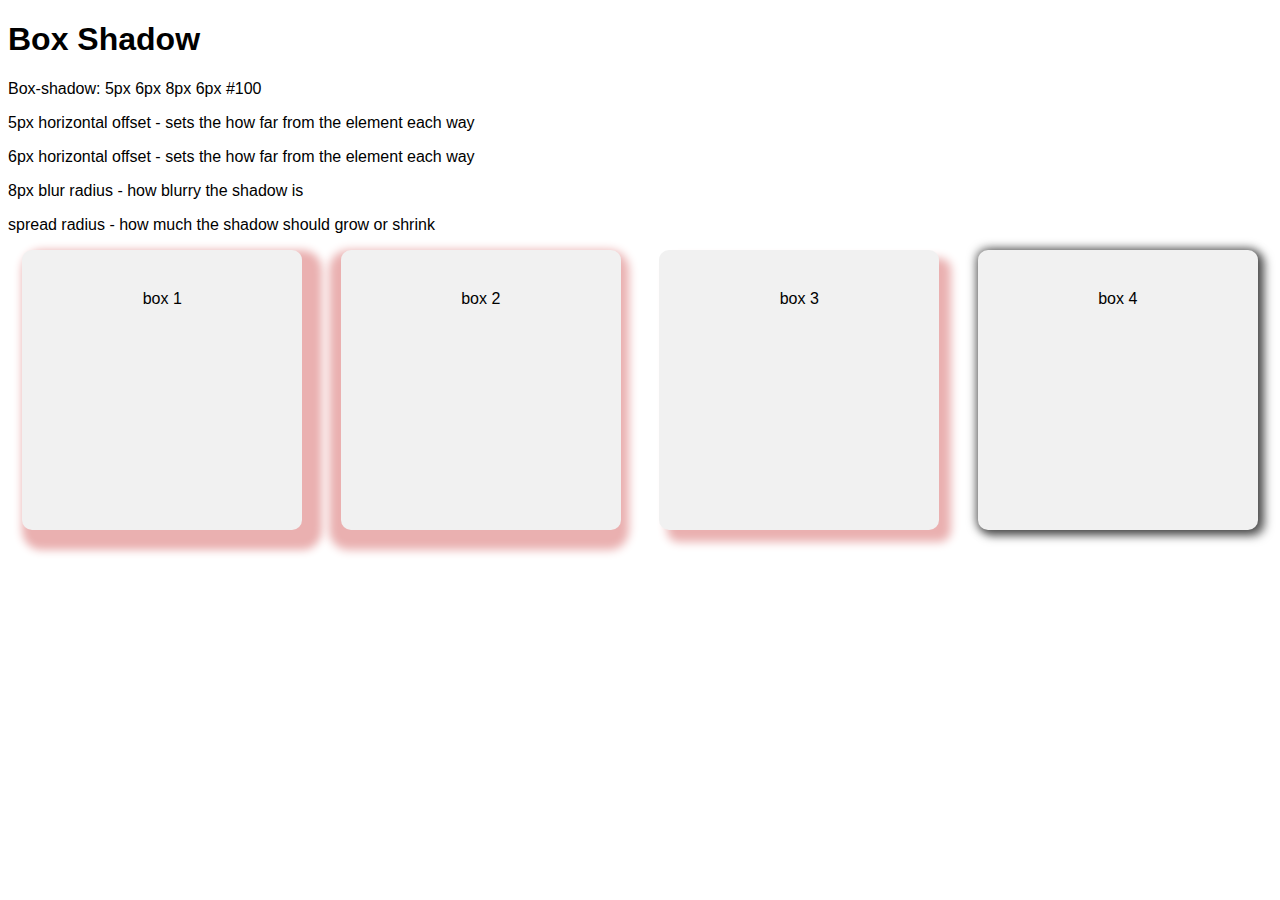
<file: BOX-SHADOW/index.html>
<!DOCTYPE html>
<html lang="en">
  <head>
    <meta charset="UTF-8" />
    <meta name="viewport" content="width=device-width, initial-scale=1.0" />
    <title>Box | Shadow</title>
    <link rel="stylesheet" href="box.css" />
  </head>
  <body>
    <h1>Box Shadow</h1>

    <p>Box-shadow: 5px 6px 8px 6px #100</p>
    <p>5px horizontal offset - sets the how far from the element each way</p>
    <p>6px horizontal offset - sets the how far from the element each way</p>
    <p>8px blur radius - how blurry the shadow is</p>
    <p>spread radius - how much the shadow should grow or shrink</p>

    <div class="container">
      <div class="box-1">box 1</div>
      <div class="box-2">box 2</div>
      <div class="box-3">box 3</div>
      <div class="box-4">box 4</div>
    </div>
  </body>
</html>
</file>
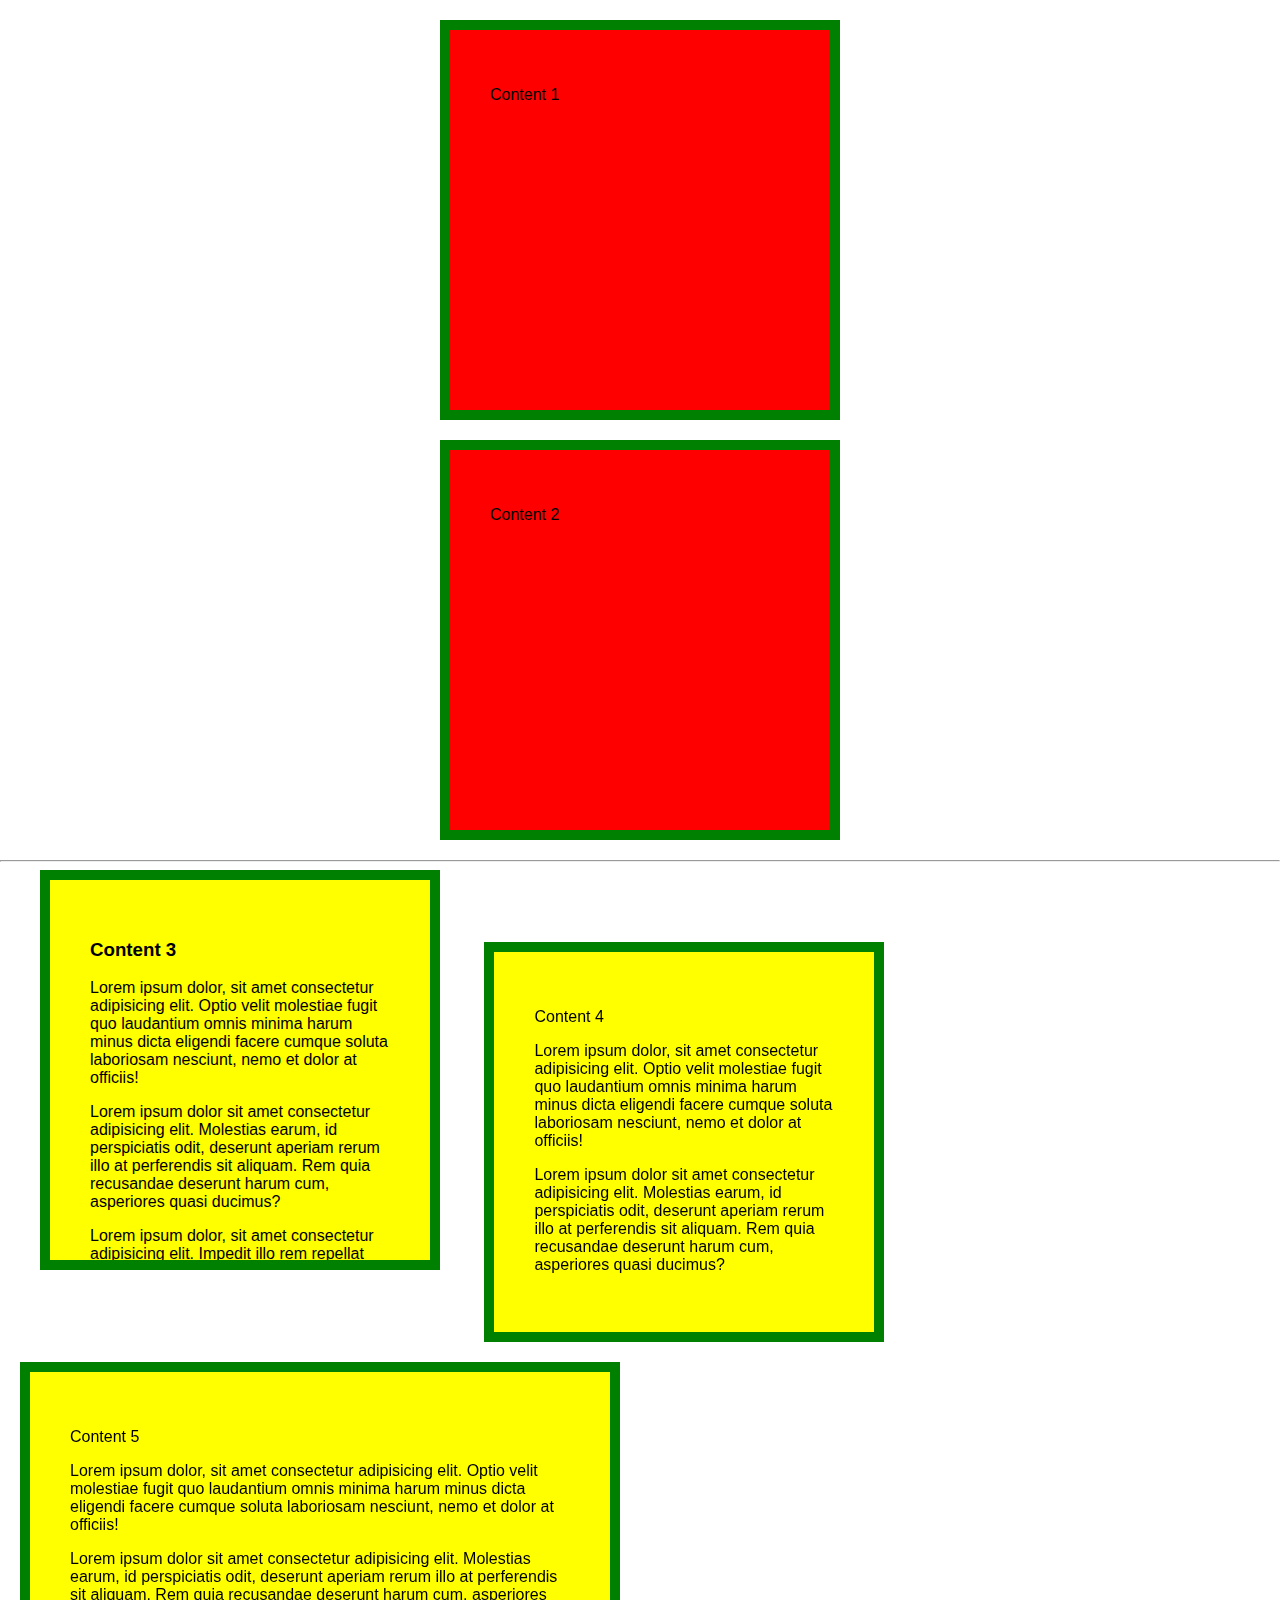
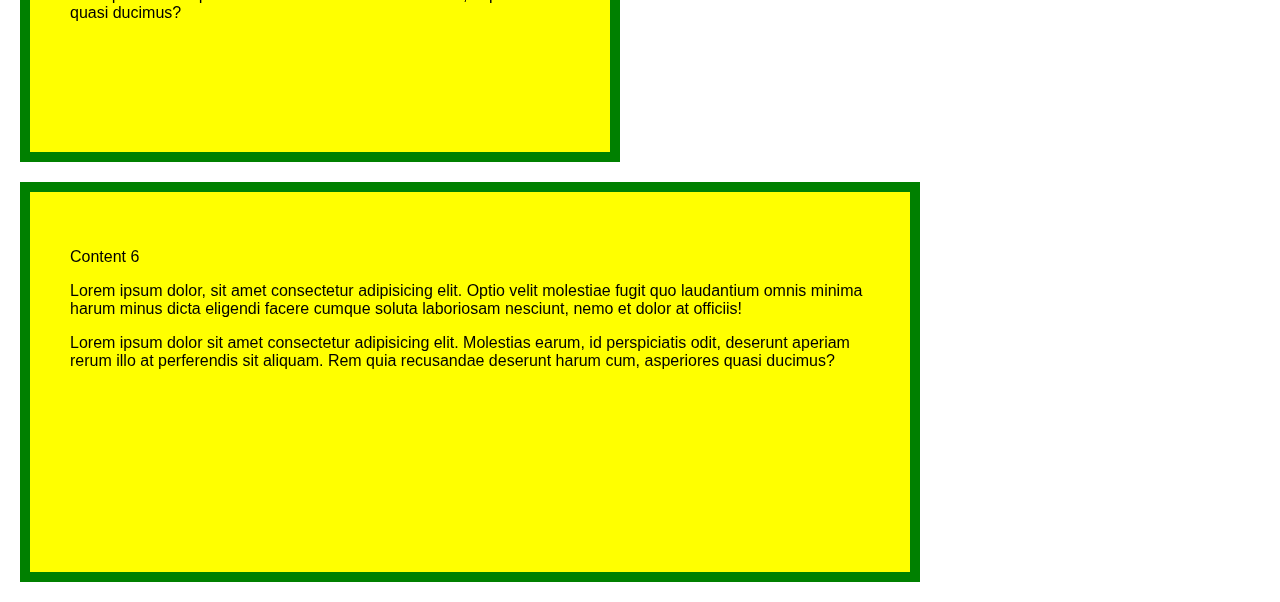
<file: BOX_MODEL/index.html>
<!DOCTYPE html>
<html lang="en">
  <head>
    <meta charset="UTF-8" />
    <meta name="viewport" content="width=device-width, initial-scale=1.0" />
    <title>Box Model</title>

    <style>
      body {
        font-family: Arial, sans-serif;
        padding: 0;
        margin: 0;
        box-sizing: border-box;
      }
    </style>
  </head>
  <body>
    <!-- Box Model -->
    <!-- 
        Content: The content of the box, where text and images appear
        Padding: Clears an area around the content. The padding is transparent
        Border: A border that goes around the padding and content
        Margin: Clears an area outside the border. The margin is transparent
    -->
    <div
      style="
        width: 300px;
        height: 300px;
        background-color: red;
        padding: 40px 40px;
        border: 10px solid green;
        margin: 20px auto;
      "
    >
      <p>Content 1</p>
    </div>

    <div
      style="
        width: 300px;
        height: 300px;
        background-color: red;
        padding: 40px 40px;
        border: 10px solid green;
        margin: 20px auto;
      "
    >
      <p>Content 2</p>
    </div>
    <hr>

    <!-- turning div block element into inline block removing the possibility of margin top and bottom -->
    <div
      style="
        display: inline-block;
        width: 300px;
        height: 300px;
        background-color: yellow;
        padding: 40px 40px;
        border: 10px solid green;
        margin-left: 40px;
        overflow: scroll;
      "
    >
    <h3> Content 3</h3>
    <p>Lorem ipsum dolor, sit amet consectetur adipisicing elit. Optio velit molestiae fugit quo laudantium omnis minima harum minus dicta eligendi facere cumque soluta laboriosam nesciunt, nemo et dolor at officiis!</p> 
      <p>Lorem ipsum dolor sit amet consectetur adipisicing elit. Molestias earum, id perspiciatis odit, deserunt aperiam rerum illo at perferendis sit aliquam. Rem quia recusandae deserunt harum cum, asperiores quasi ducimus?</p>
      <p>Lorem ipsum dolor, sit amet consectetur adipisicing elit. Impedit illo rem repellat nisi dolor corrupti quaerat unde, blanditiis, minima reprehenderit deserunt, iste iure quasi ullam facilis sapiente ut soluta ea!</p>
      
    
    </div>

    <div
      style="
        display: inline-block;
        width: 300px;
        height: 300px;
        background-color: yellow;
        padding: 40px 40px;
        border: 10px solid green;
        margin-left: 40px;
      "
    >
      <p>Content 4</p>
      <p>Lorem ipsum dolor, sit amet consectetur adipisicing elit. Optio velit molestiae fugit quo laudantium omnis minima harum minus dicta eligendi facere cumque soluta laboriosam nesciunt, nemo et dolor at officiis!</p> 
      <p>Lorem ipsum dolor sit amet consectetur adipisicing elit. Molestias earum, id perspiciatis odit, deserunt aperiam rerum illo at perferendis sit aliquam. Rem quia recusandae deserunt harum cum, asperiores quasi ducimus?</p>
     
    </div>


    <!-- max-width responsiveness -->

    <div
      style="
      
        width: 500px;
        height: 300px;
        background-color: yellow;
        padding: 40px 40px;
        border: 10px solid green;
        margin: 20px;
      "
    >
      <p>Content 5</p>
      <p>Lorem ipsum dolor, sit amet consectetur adipisicing elit. Optio velit molestiae fugit quo laudantium omnis minima harum minus dicta eligendi facere cumque soluta laboriosam nesciunt, nemo et dolor at officiis!</p> 
      <p>Lorem ipsum dolor sit amet consectetur adipisicing elit. Molestias earum, id perspiciatis odit, deserunt aperiam rerum illo at perferendis sit aliquam. Rem quia recusandae deserunt harum cum, asperiores quasi ducimus?</p>
     
    </div>

    <!-- set max-width here -->

     <div
      style="
      
        max-width: 800px;
        height: 300px;
        background-color: yellow;
        padding: 40px 40px;
        border: 10px solid green;
        margin: 20px;
      "
    >
      <p>Content 6</p>
      <p>Lorem ipsum dolor, sit amet consectetur adipisicing elit. Optio velit molestiae fugit quo laudantium omnis minima harum minus dicta eligendi facere cumque soluta laboriosam nesciunt, nemo et dolor at officiis!</p> 
      <p>Lorem ipsum dolor sit amet consectetur adipisicing elit. Molestias earum, id perspiciatis odit, deserunt aperiam rerum illo at perferendis sit aliquam. Rem quia recusandae deserunt harum cum, asperiores quasi ducimus?</p>
     
    </div>



    
  </body>
</html>
</file>
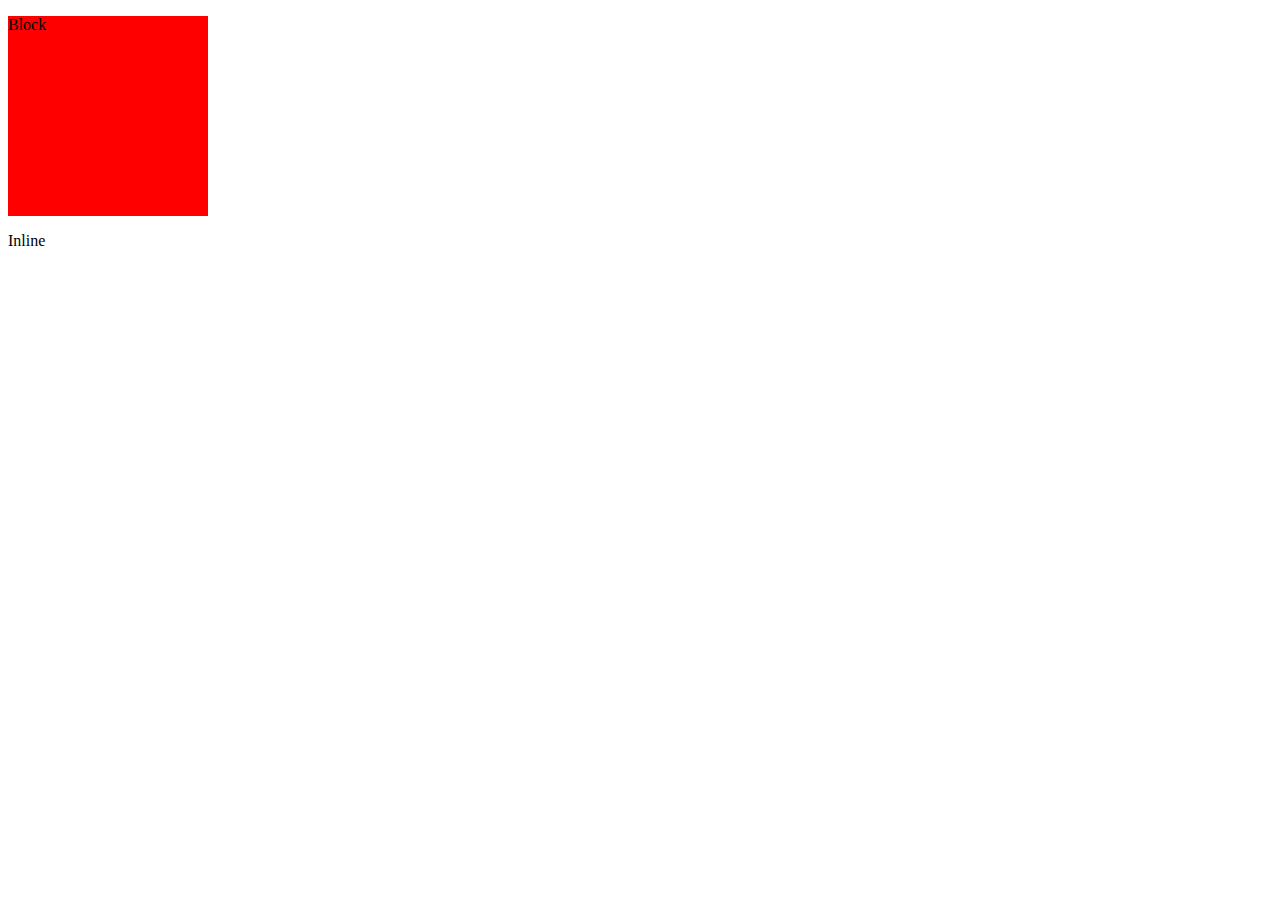
<file: DISPLAY_PROPERTIES/index.html>
<!DOCTYPE html>
<html lang="en">
<head>
    <meta charset="UTF-8">
    <meta name="viewport" content="width=device-width, initial-scale=1.0">
    <title>Display Properties</title>
</head>
<body>

    <!-- Display Properties -->
    <!-- 
        display: block;
        display: inline;
        display: inline-block;
        display: none;
        display: flex;
        display: grid;
        display: table;
        display: table-cell;
        display: table-row;
    -->

    <div style="display: block; background-color: red; width: 200px; height: 200px;">
        <p>Block</p>
    </div>

    <div style="display: inline; background-color: green; width: 100px; height: 100px;">
        <p>Inline</p>
    </div>


   

    

   
</body>
</html>
</file>
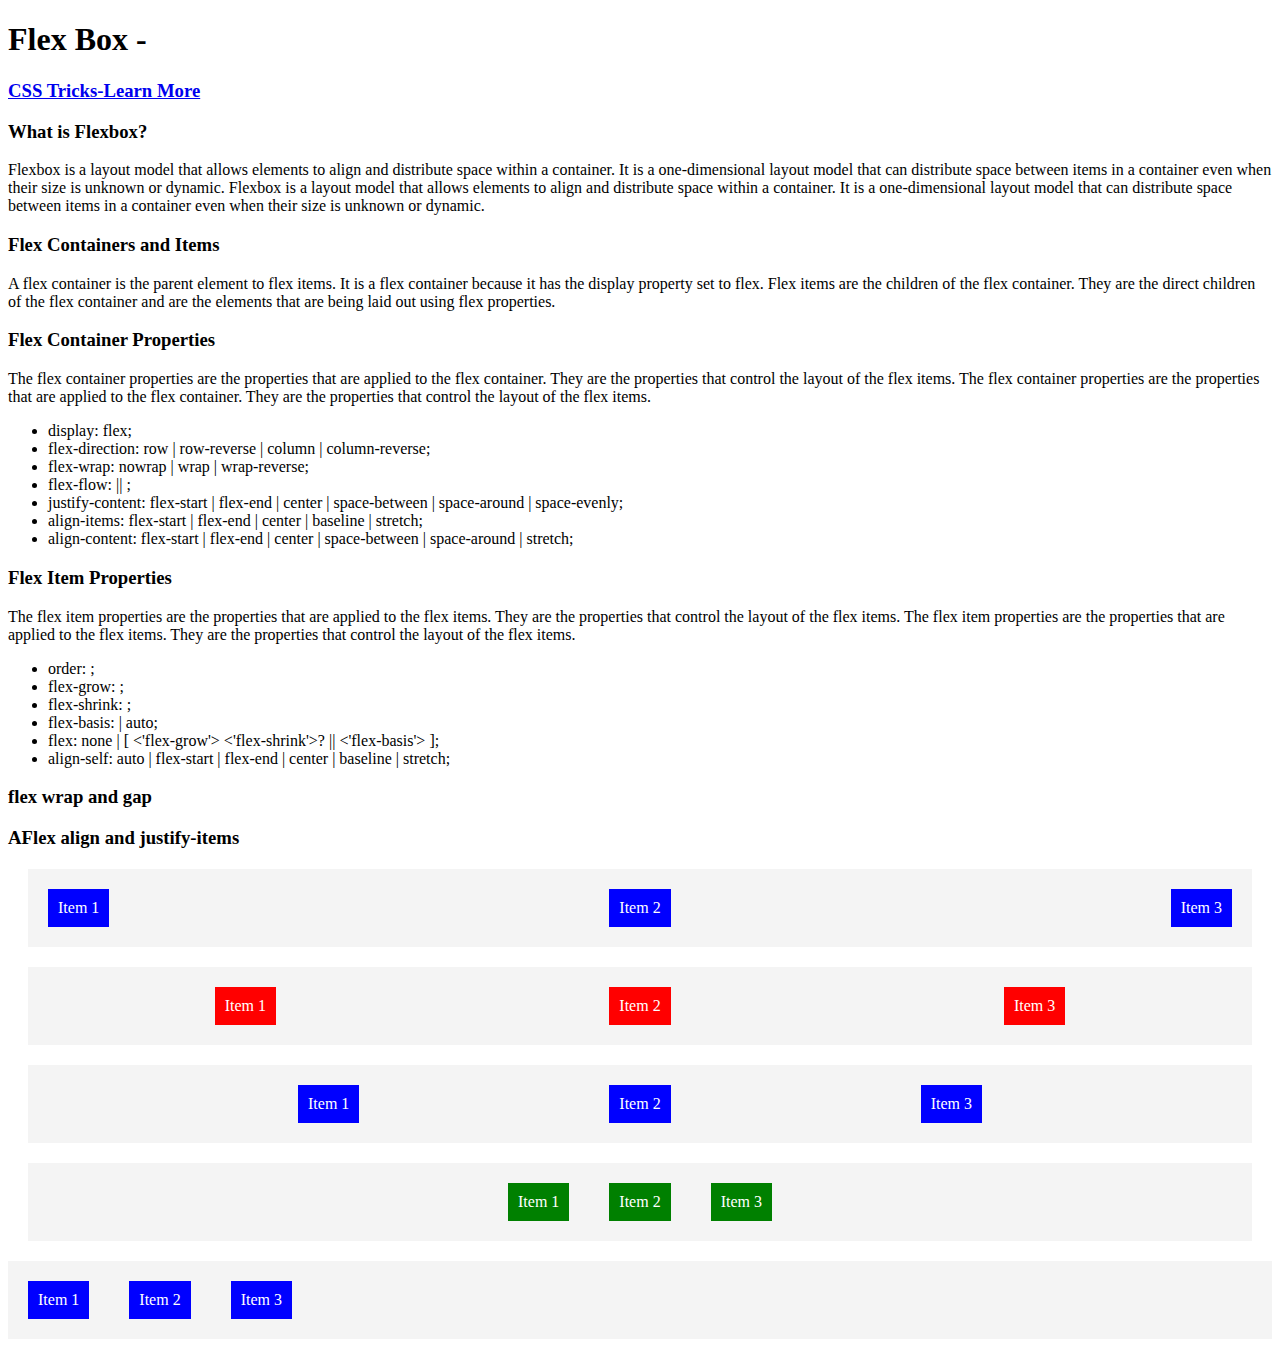
<file: FLEX-BOX/index.html>
<!DOCTYPE html>
<html lang="en">
  <head>
    <meta charset="UTF-8" />
    <meta name="viewport" content="width=device-width, initial-scale=1.0" />
    <title>Flex | Box</title>
  </head>
  <body>
    <h1>Flex Box - </h1>

    <a href="https://css-tricks.com/snippets/css/a-guide-to-flexbox/" target="_blank"><h3>CSS Tricks-Learn More</h3></a>

    <h3>What is Flexbox?</h3>

    <p>
      Flexbox is a layout model that allows elements to align and distribute
      space within a container. It is a one-dimensional layout model that can
      distribute space between items in a container even when their size is
      unknown or dynamic. Flexbox is a layout model that allows elements to
      align and distribute space within a container. It is a one-dimensional
      layout model that can distribute space between items in a container even
      when their size is unknown or dynamic.

    </p>

    
    <h3>Flex Containers and Items</h3>
    <p>
      A flex container is the parent element to flex items. It is a flex
      container because it has the display property set to flex. Flex items are
      the children of the flex container. They are the direct children of the
      flex container and are the elements that are being laid out using flex
      properties.
    </p>

    <h3>Flex Container Properties</h3>

    <p>
      The flex container properties are the properties that are applied to the
      flex container. They are the properties that control the layout of the
      flex items. The flex container properties are the properties that are
      applied to the flex container. They are the properties that control the
      layout of the flex items.
    </p>

        <ul>
            <li>display: flex;</li>
            <li>flex-direction: row | row-reverse | column | column-reverse;</li>
            <li>flex-wrap: nowrap | wrap | wrap-reverse;</li>
            <li>flex-flow: <flex-direction> || <flex-wrap>;</li>
            <li>justify-content: flex-start | flex-end | center | space-between | space-around | space-evenly;</li>
            <li>align-items: flex-start | flex-end | center | baseline | stretch;</li>
            <li>align-content: flex-start | flex-end | center | space-between | space-around | stretch;</li>
        </ul>

    <h3>Flex Item Properties</h3>

    <p>
      The flex item properties are the properties that are applied to the flex
      items. They are the properties that control the layout of the flex items.
      The flex item properties are the properties that are applied to the flex
      items. They are the properties that control the layout of the flex items.

    </p>

        <ul>
            <li>order: <integer>;</li>
            <li>flex-grow: <number>;</li>
            <li>flex-shrink: <number>;</li>
            <li>flex-basis: <length> | auto;</li>
            <li>flex: none | [ <'flex-grow'> <'flex-shrink'>? || <'flex-basis'> ];</li>
            <li>align-self: auto | flex-start | flex-end | center | baseline | stretch;</li>
        </ul>

        <h3>flex wrap and gap</h3>


        <h3>AFlex align and justify-items</h3>


    <div
      style="
        display: flex;
        justify-content: space-between;
        background-color: #f4f4f4;
        padding: 20px;
         margin: 20px;
      "
    >
      <div style="background-color: blue; padding: 10px; color: #fff">
        Item 1
      </div>
      <div style="background-color: blue; padding: 10px; color: #fff">
        Item 2
      </div>
      <div style="background-color: blue; padding: 10px; color: #fff">
        Item 3
      </div>
    </div>

    <div
      style="
        display: flex;
        justify-content: space-around;
        background-color: #f4f4f4;
        padding: 20px;
         margin: 20px;
      "
    >
      <div style="background-color: red; padding: 10px; color: #fff">
        Item 1
      </div>
      <div style="background-color: red; padding: 10px; color: #fff">
        Item 2
      </div>
      <div style="background-color: red; padding: 10px; color: #fff">
        Item 3
      </div>
    </div>

    <div
      style="
        display: flex;
        justify-content: space-evenly;
        background-color: #f4f4f4;
        padding: 20px;
         margin: 20px;
      "
    >
      <div style="background-color: blue; padding: 10px; color: #fff">
        Item 1
      </div>
      <div style="background-color: blue; padding: 10px; color: #fff">
        Item 2
      </div>
      <div style="background-color: blue; padding: 10px; color: #fff">
        Item 3
      </div>
    </div>

    <div
      style="
        display: flex;
        justify-content: center;
        background-color: #f4f4f4;
        padding: 20px;
        margin: 20px;
        gap: 40px;
      "
    >
      <div style="background-color: green; padding: 10px; color: #fff">
        Item 1
      </div>
      <div style="background-color: green; padding: 10px; color: #fff">
        Item 2
      </div>
      <div style="background-color: green; padding: 10px; color: #fff">
        Item 3
      </div>
    </div>

    <div
      style="
        display: flex;
        justify-content: flex-start;
        background-color: #f4f4f4;
        padding: 20px;
        gap: 40px;
      "
    >
      <div style="background-color: blue; padding: 10px; color: #fff">
        Item 1
      </div>
      <div style="background-color: blue; padding: 10px; color: #fff">
        Item 2
      </div>
      <div style="background-color: blue; padding: 10px; color: #fff">
        Item 3
      </div>
    </div>


    <!-- align-items and justify content -->

    <!-- when to use align-items -->


  </body>
</html>
</file>
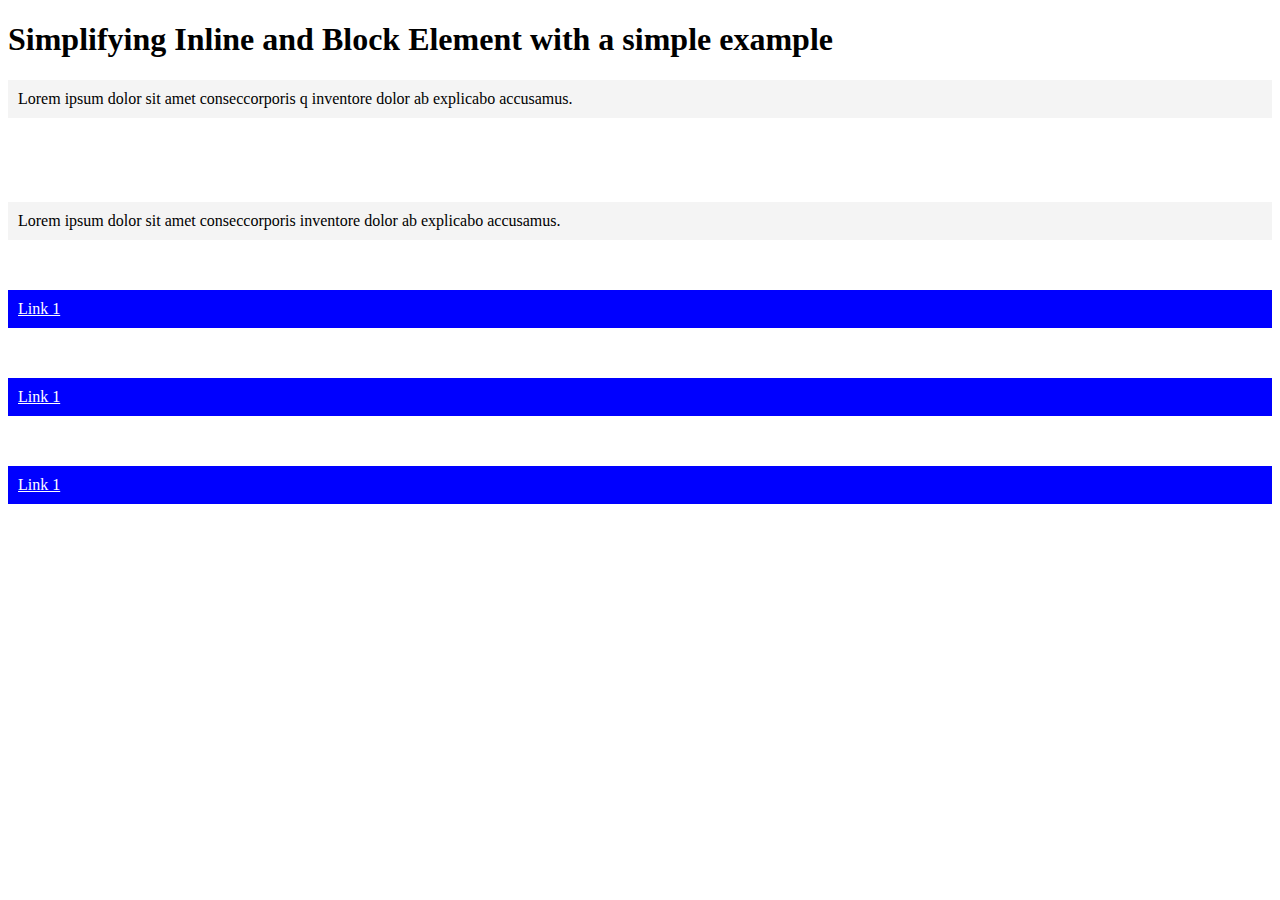
<file: INLINE_BLOCK_ELEMENT/index.html>
<!DOCTYPE html>
<html lang="en">
  <head>
    <meta charset="UTF-8" />
    <meta name="viewport" content="width=device-width, initial-scale=1.0" />
    <title>Master CSS as Pro</title>
  </head>

  <style>
    /* Block element */
    p {
      background-color: #f4f4f4;
      padding: 10px;
      margin-bottom: 50px;
    }

    /* Inline element */
    a {
      background-color: #f4f4f4;
      padding: 10px;
      margin-bottom: 50px;
      margin-top: 50px;
      /*display: block;*/
    }
  </style>
  <body>
    <h1>Simplifying Inline and Block Element with a simple example</h1>

    <!-- Block element -->

    <p>
      Lorem ipsum dolor sit amet conseccorporis q inventore dolor ab explicabo
      accusamus.
    </p>
    <br />
    <p>
      Lorem ipsum dolor sit amet conseccorporis inventore dolor ab explicabo
      accusamus.
    </p>

    <!-- Inline element -->
    <!-- 
    margin-top and margin-bottom will not work on inline element
    unless you make it a block element using display:block
    
     -->
    <a
      style="background-color: blue; padding: 10px; color: #fff; display: block"
      href="#"
      >Link 1</a
    >
    <a
      style="background-color: blue; padding: 10px; color: #fff; display: block"
      href="#"
      >Link 1</a
    >
    <a
      style="background-color: blue; padding: 10px; color: #fff; display: block"
      href="#"
      >Link 1</a
    >
  </body>
</html>
</file>
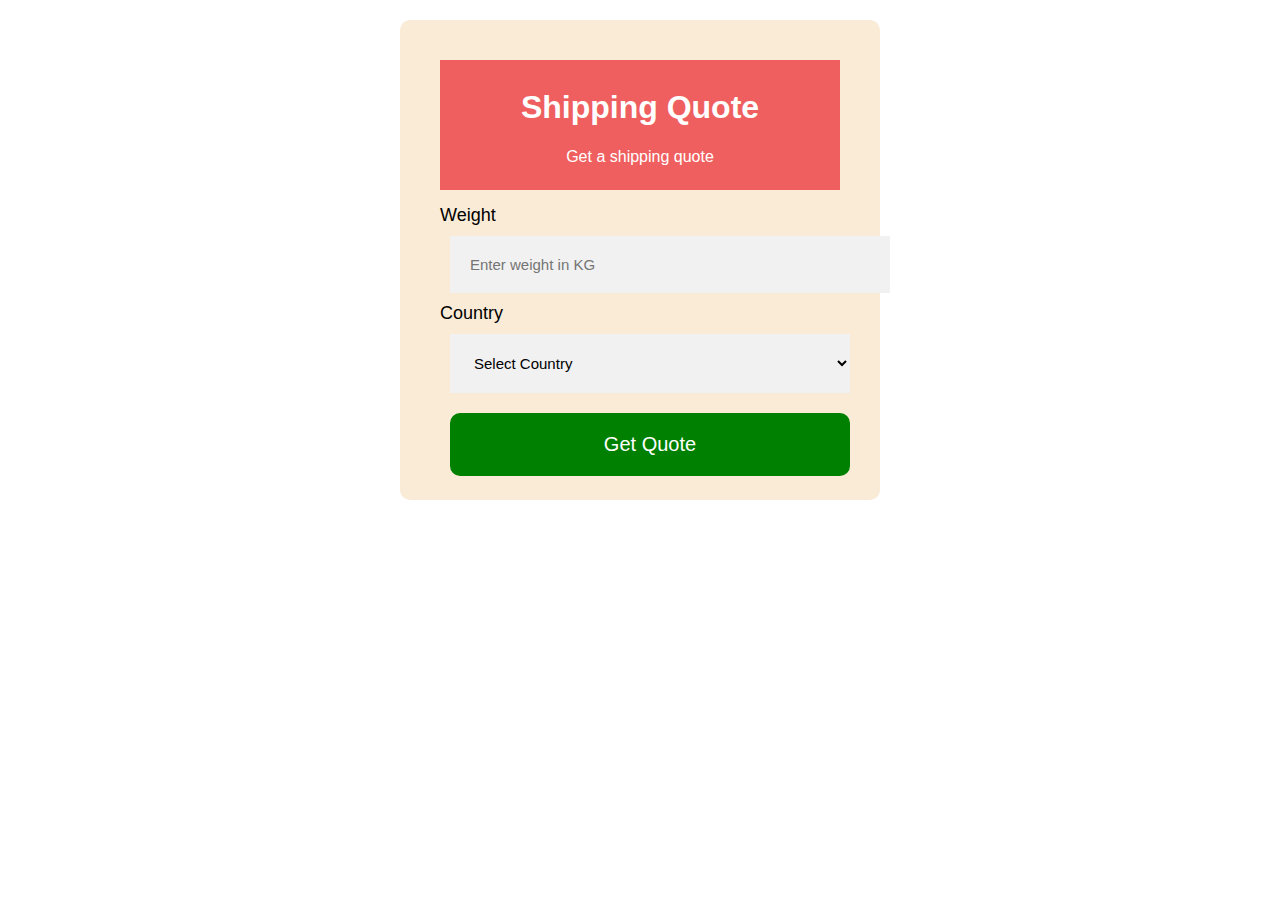
<file: PROJECT-1/index.html>
<!DOCTYPE html>
<html lang="en">
  <head>
    <meta charset="UTF-8" />
    <meta name="viewport" content="width=device-width, initial-scale=1.0" />
    <title>Shipping Quote</title>
    <link rel="stylesheet" href="shipping.css">
  </head>
  <body>
    <main class="container">
      <header>
        <h1>Shipping Quote</h1>
        <p>Get a shipping quote</p>
      </header>

      <form  class="form-desc"  action="shipping.php" method="post">
        <label for="weight">Weight</label>
        <input
          type="text"
          name="weight"
          id="weight"
          placeholder="Enter weight in KG"
          required
        />
        <br />
        <label for="country">Country</label>
        <select name="country" id="country" required>
          <option value="">Select Country</option>
          <option value="USA">USA</option>
          <option value="UK">UK</option>
          <option value="Nigeria">Nigeria</option>
          <option value="Ghana">Ghana</option>
        </select>
        <br />
        <button type="submit">Get Quote</button>
      </form>
    </main>



  </body>
</html>
</file>
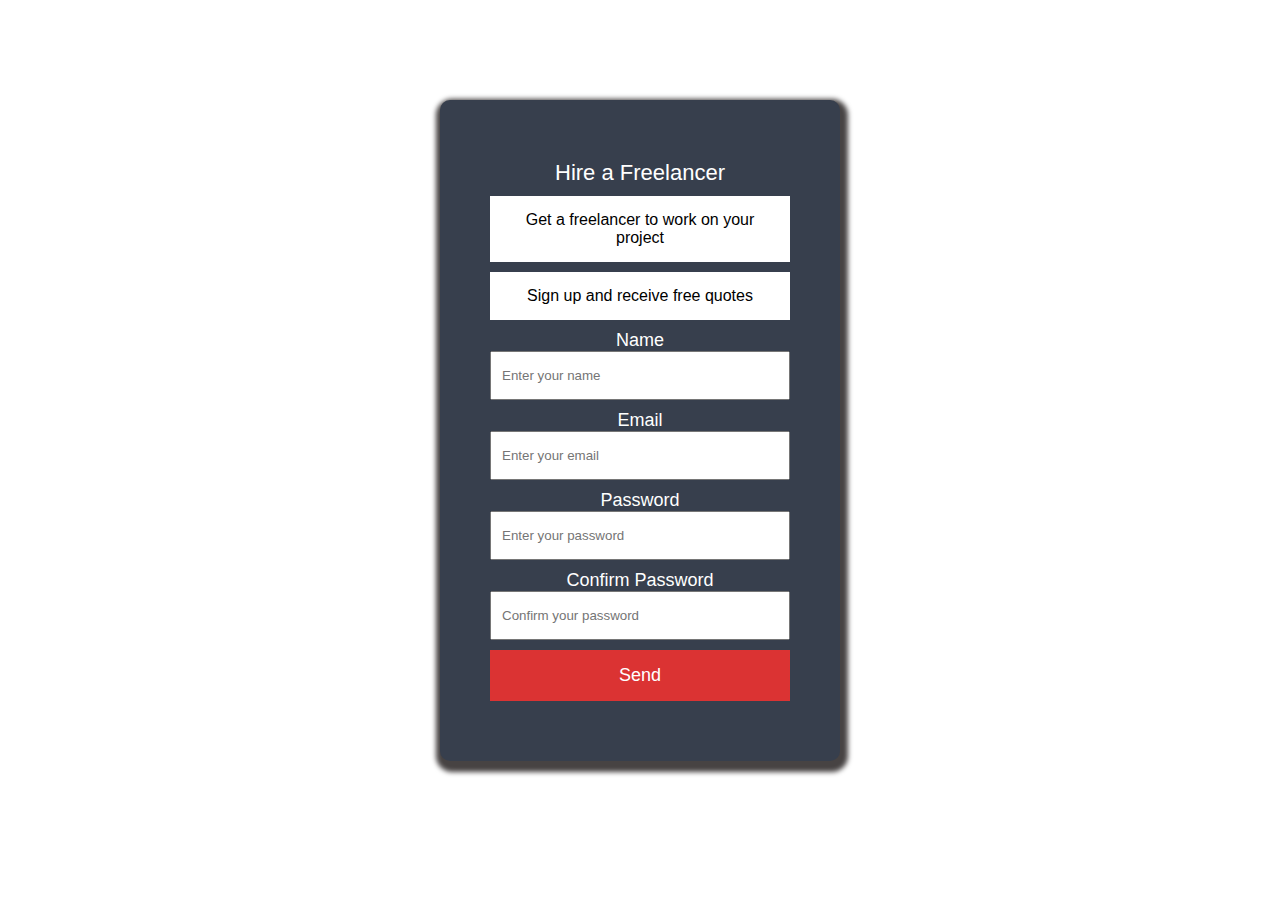
<file: PROJECT-2/index.html>
<!DOCTYPE html>
<html lang="en">
  <head>
    <meta charset="UTF-8" />
    <meta name="viewport" content="width=device-width, initial-scale=1.0" />
    <title>Freelancer quote</title>
    <link rel="stylesheet" href="form.css" />
  </head>
  <body>
    <main class="container">
      <div class="card">
        <h1>Hire a Freelancer</h1>
        <p>Get a freelancer to work on your project</p>
        <p>Sign up and receive free quotes</p>

        <form action="">
          <div class="form-group">
            <label for="name">Name</label>
            <input
              type="text"
              name="name"
              id="name"
              placeholder="Enter your name"
              required
            />
          </div>

          <div class="form-group">
            <label for="email">Email</label>
            <input
              type="email"
              name="email"
              id="email"
              placeholder="Enter your email"
              required
            />
          </div>

          <div class="form-group">
            <label for="password">Password</label>
            <input
              type="password"
              name="password"
              id="password"
              placeholder="Enter your password"
              required
            />
          </div>

          <div class="form-group">
            <label for="confirm-password">Confirm Password</label>
            <input
              type="password"
              name="confirm-password"
              id="confirm-password"
              placeholder="Confirm your password"
              required
            />
          </div>

          <div class="form-group">
            <button type="submit">Send</button>
          </div>
        </form>
      </div>
    </main>
  </body>
</html>
</file>
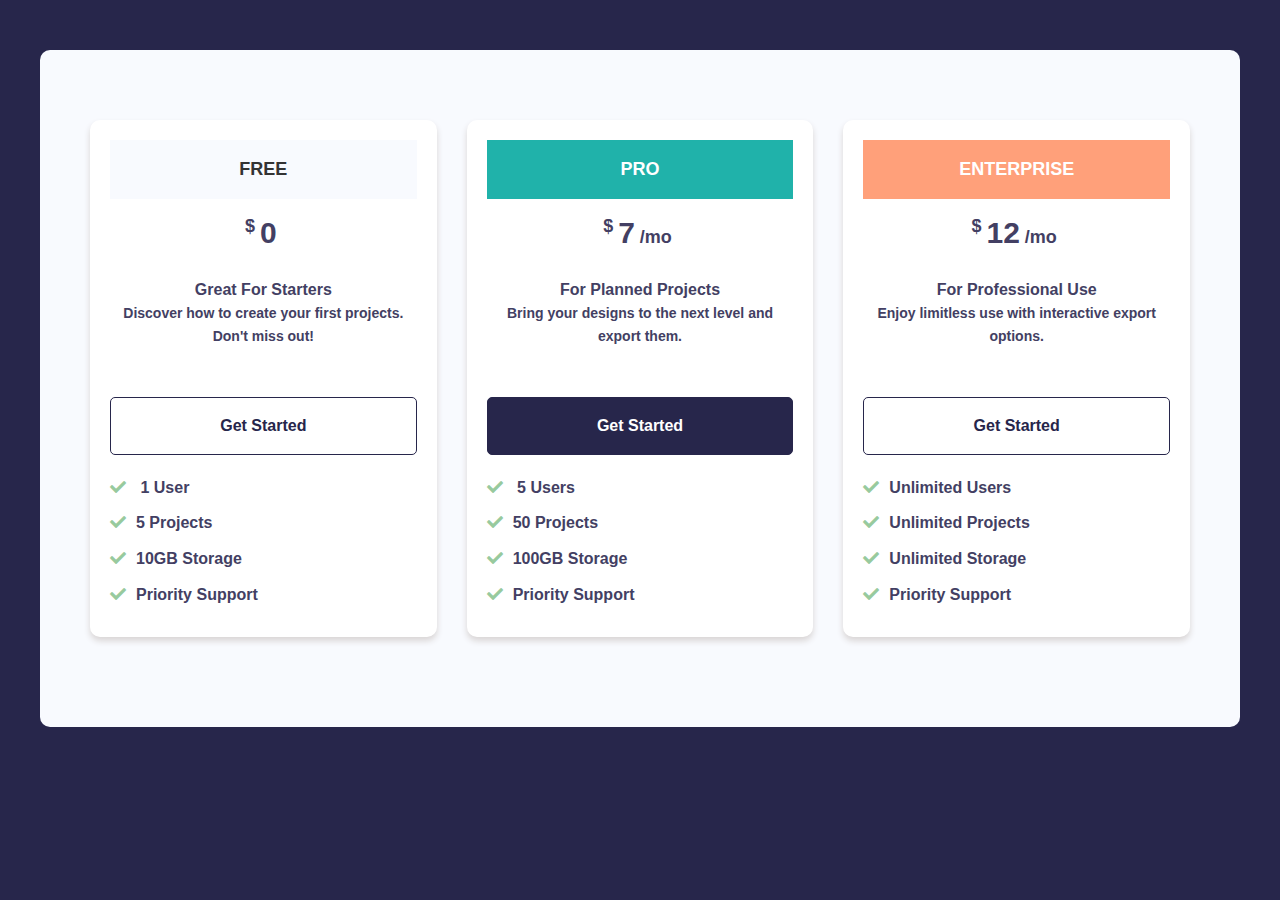
<file: PROJECT-5/index.html>
<!DOCTYPE html>
<html lang="en">
  <head>
    <meta charset="UTF-8" />
    <meta name="viewport" content="width=device-width, initial-scale=1.0" />
    <title>Form | Pricing</title>

    <!-- Font Awesome Link -->
    <link
      rel="stylesheet"
      href="https://cdnjs.cloudflare.com/ajax/libs/font-awesome/5.15.4/css/all.min.css"
    />
    <link rel="stylesheet" href="priceform.css" />
  </head>
  <body>
    <div class="container">
      <div class="pricing">
        <div class="card">
          <h2>Free</h2>
          <p class="price"><sup class="dollar">$</sup>0</p>
          <p class="price-info"><strong>Great For Starters</strong></p>
          <p class="main-text">
            Discover how to create your first projects. Don't miss out!
          </p>
          <a href="#" class="btn">Get Started</a>
          <ul>
            <li><i class="fas fa-check"></i> 1 User</li>
            <li><i class="fas fa-check"></i>5 Projects</li>
            <li><i class="fas fa-check"></i>10GB Storage</li>
            <li><i class="fas fa-check"></i>Priority Support</li>
          </ul>
        </div>
        <div class="card">
          <h2 id="pro-card">Pro</h2>
          <p class="price"><sup>$</sup>7<span>/mo</span></p>
          <p class="price-info"><strong>For Planned Projects</strong></p>
          <p class="main-text">
            Bring your designs to the next level and export them.
          </p>
          <a href="#" class="btn btn-primary">Get Started</a>
          <ul>
            <li><i class="fas fa-check"></i> 5 Users</li>
            <li><i class="fas fa-check"></i>50 Projects</li>
            <li><i class="fas fa-check"></i>100GB Storage</li>
            <li><i class="fas fa-check"></i>Priority Support</li>
          </ul>
        </div>
        <div class="card card-enterprise">
          <h2>Enterprise</h2>
          <p class="price"><sup>$</sup>12<span>/mo</span></p>
          <p class="price-info"><strong>For Professional Use</strong></p>
          <p class="main-text">
            Enjoy limitless use with interactive export options.
          </p>
          <a href="#" class="btn">Get Started</a>
          <ul>
            <li><i class="fas fa-check"></i>Unlimited Users</li>
            <li><i class="fas fa-check"></i>Unlimited Projects</li>
            <li><i class="fas fa-check"></i>Unlimited Storage</li>
            <li><i class="fas fa-check"></i>Priority Support</li>
          </ul>
        </div>
      </div>
    </div>
  </body>
</html>
</file>
<file: BOX-SHADOW/box.css>
body {
  font-family: "Roboto", sans-serif;
}

.container {
  display: flex;
  justify-content: space-around;
  gap: 10px;
}

.box-1 {
  width: 200px;
  height: 200px;
  background-color: #f1f1f1;
  box-shadow: 10px 10px 8px 10px #eab0b0;
  padding: 40px 40px;
  align-items: center;
  text-align: center;
  border-radius: 10px;
  -webkit-border-radius: 10px;
  -moz-border-radius: 10px;
  -ms-border-radius: 10px;
  -o-border-radius: 10px;
}

.box-2 {
  width: 200px;
  height: 200px;
  background-color: #f1f1f1;
  box-shadow: -2px 10px 10px 10px #eab0b0;
  padding: 40px 40px;
  align-items: center;
  text-align: center;
  border-radius: 10px;
  -webkit-border-radius: 10px;
  -moz-border-radius: 10px;
  -ms-border-radius: 10px;
  -o-border-radius: 10px;
}

.box-3 {
  width: 200px;
  height: 200px;
  background-color: #f1f1f1;
  box-shadow: 10px 10px 10px 2px #eab0b0;
  padding: 40px 40px;
  align-items: center;
  text-align: center;
  border-radius: 10px;
  -webkit-border-radius: 10px;
  -moz-border-radius: 10px;
  -ms-border-radius: 10px;
  -o-border-radius: 10px;
}


.box-4 {
  width: 200px;
  height: 200px;
  background-color: #f1f1f1;
  box-shadow: 5px 4px 10px 2px rgba(0, 0, 0 , 0.5), 0 0 10px 2px rgba(0, 0, 0, 0.5);
  padding: 40px 40px;
  align-items: center;
  text-align: center;
  border-radius: 10px;
  -webkit-border-radius: 10px;
  -moz-border-radius: 10px;
  -ms-border-radius: 10px;
  -o-border-radius: 10px;
}
</file>
<file: PROJECT-1/shipping.css>
body{
    font-family: "Roboto", sans-serif;
    padding: 0;
    margin: 0;
}

header{
    background-color: #ef5f5f;
    color: #fff;
    padding: 8px 0;
    text-align: center;
    margin-bottom: 15px;
}

.container{
    background-color: antiquewhite;
    width: 400px;
    height: 400px;
    padding: 40px 40px;
    border-radius: 10px;
    margin: 20px auto;

}


.form-desc label {
    font-size: 18px;
    margin-bottom: 10px;
    
}

.form-desc [type="text"] {
    background-color: #f1f1f1;
    border: none;
    padding: 20px 20px;
    margin: 10px;
    font-size: 15px;
    width: 100%;
}

.form-desc select {
    background-color: #f1f1f1;
    border: none;
    padding: 20px 20px;
    margin: 10px;
    font-size: 15px;
    width: 100%;
}

button{
    background-color: green;
    border: none;
    padding: 20px 25px;
    border-radius: 10px;
    cursor: pointer;
    margin: 10px;
    color: #ffff;
    font-size: 20px;
    width: 100%;
}
</file>
<file: PROJECT-2/form.css>
* {
    margin: 0;
    padding: 0;
    box-sizing: border-box;
}

body {
    font-family: 'Franklin Gothic Medium', 'Arial Narrow', Arial, sans-serif;
}


.container {
    width: 400px;
    margin: 100px auto;
}


.card {
    background-color: #373f4d;
    padding: 20px;
    border-radius: 10px;
    box-shadow: 2px 5px 5px 6px #474343;
    color: #fff;
    text-align: center;
    padding: 60px 50px;
}

.card h1 {
    margin-bottom: 10px;
    font-size: 22px;
    font-weight: 300;

}

.card p {
    margin-bottom: 10px;
    font-size: 16px;
    width: 100%;
    padding: 15px 10px;
    border: none;
    background-color: #fff;
    color: #000;
    
}
 
.form-group input {
    margin-bottom: 10px;
    width: 100%;
    padding: 15px 10px;
}

.form-group label {
    font-size: 18px;
    margin-bottom: 10px;
}

.form-group input[type="submit"] {
    background-color: #db3333;
    border: none;
    padding: 15px 10px;
    width: 100%;
    color: #fff;
    font-size: 18px;
    cursor: pointer;
}

.form-group button {
    background-color: #db3333;
    border: none;
    padding: 15px 10px;
    width: 100%;
    color: #fff;
    font-size: 18px;
    cursor: pointer;
}
</file>
<file: PROJECT-5/priceform.css>
* {
  margin: 0;
  padding: 0;
  box-sizing: border-box;
}

body {
  font-family: "Poppins", sans-serif;
  font-weight: 600;
  line-height: 1.6;
  background-color: #27264b;
  color: #433f63;
}

a {
  text-decoration: none;
  color: #007bff;
}

ul li {
  list-style-type: none;
  margin-bottom: 10px;
}

.container {
  max-width: 1200px;
  margin: 50px auto;
  padding: 70px 50px;
  background-color: #f8fafe;
  border-radius: 10px;
  -webkit-border-radius: 10px;
  -moz-border-radius: 10px;
  -ms-border-radius: 10px;
  -o-border-radius: 10px;
}

.pricing {
  display: flex;
  justify-content: space-around;
  gap: 30px;
  flex-wrap: wrap;
}

/* Card */
.card {
  flex: 1;
  background-color: #fff;
  padding: 20px;
  box-shadow: 0 4px 6px rgb(217, 213, 213);
  border-radius: 10px;
  text-align: center;
  margin-bottom: 20px;
}

.card h2 {
  font-size: 18px;
  text-transform: uppercase;
  margin-bottom: 10px;
  padding: 15px;
  color: #333;
  background: #f8fafe;
}

#pro-card{
    background: lightseagreen;
    color: #fff;

}

/*
.card-pro h2 {
  background: linear-gradient(
    90 deg,
    rgba (194, 227, 255, 1) 13%,
    rgba (180, 118, 254, 1) 100%,
  );
  color: #fff;
}
*/

.card-enterprise h2 {
  background: lightsalmon;
  color: #fff;
}

/* Price */
.card .price {
  font-size: 30px;
  font-weight: 700;
  margin-bottom: 20px;
}

.card .price sup {
  font-size: 18px;
  position: relative;
  left: -5px;
}

.card .price span {
  font-size: 18px;
  margin-left: 5px;
}

.card .main-text {
  font-size: 14px;
  margin-bottom: 50px;
}

/* Buttons */
.btn {
  display: block;
  background-color: #fff;
  color: #27264b;
  border: 1px solid #27264b;
  border-radius: 5px;
  -webkit-border-radius: 5px;
  -moz-border-radius: 5px;
  -ms-border-radius: 5px;
  -o-border-radius: 5px;
  padding: 15px;
  width: 100%;
  cursor: pointer;
  font-size: 16px;
}

.btn-primary,
.btn:hover {
  background-color: #27264b;
  color: #fff;
}

.btn-primary:hover {
  background-color: #fff;
  color: #27264b;
}

/* List */

.card ul {
  text-align: left;
  margin-top: 20px;
}

.card ul li i {
  color: #98ca9e;
  margin-right: 10px;
}


/* Responsive */

@media (max-width: 768px) {
  .card {
    flex: 1 1 100%;
  }
}
</file>
